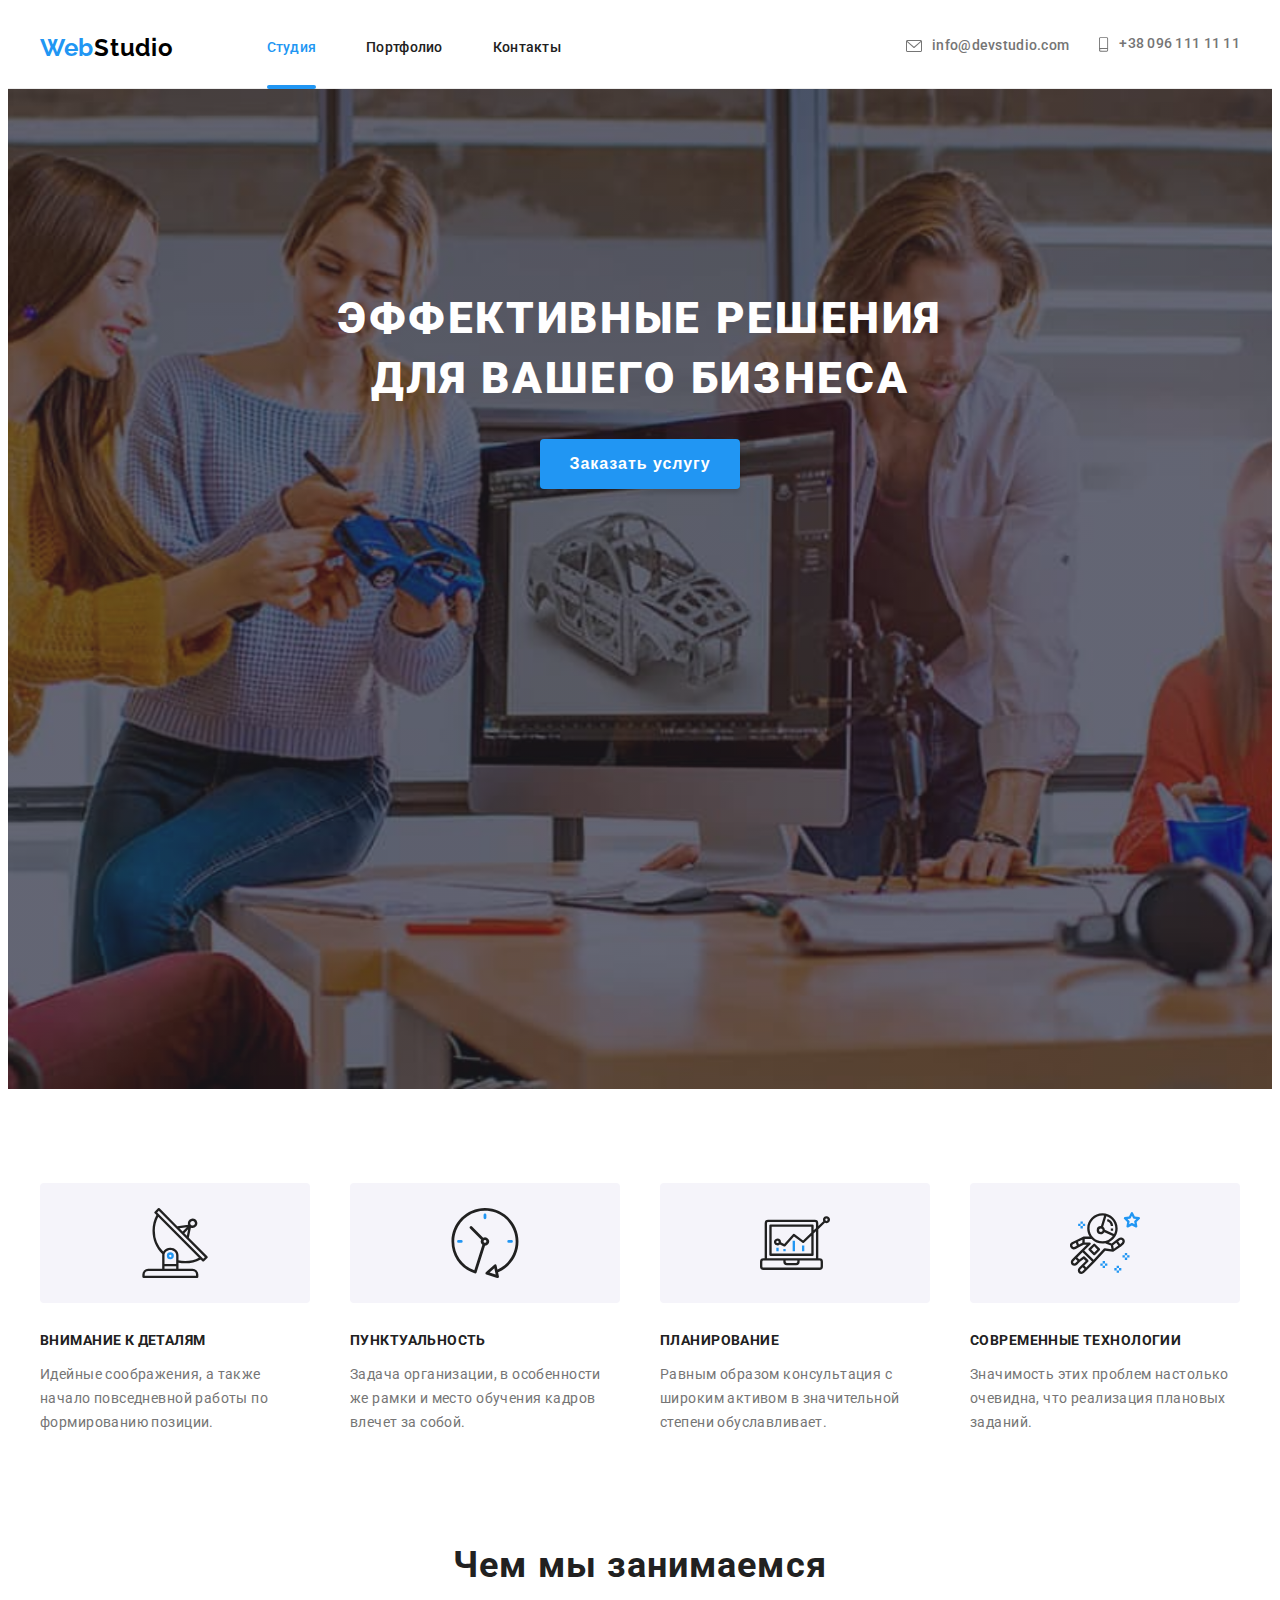
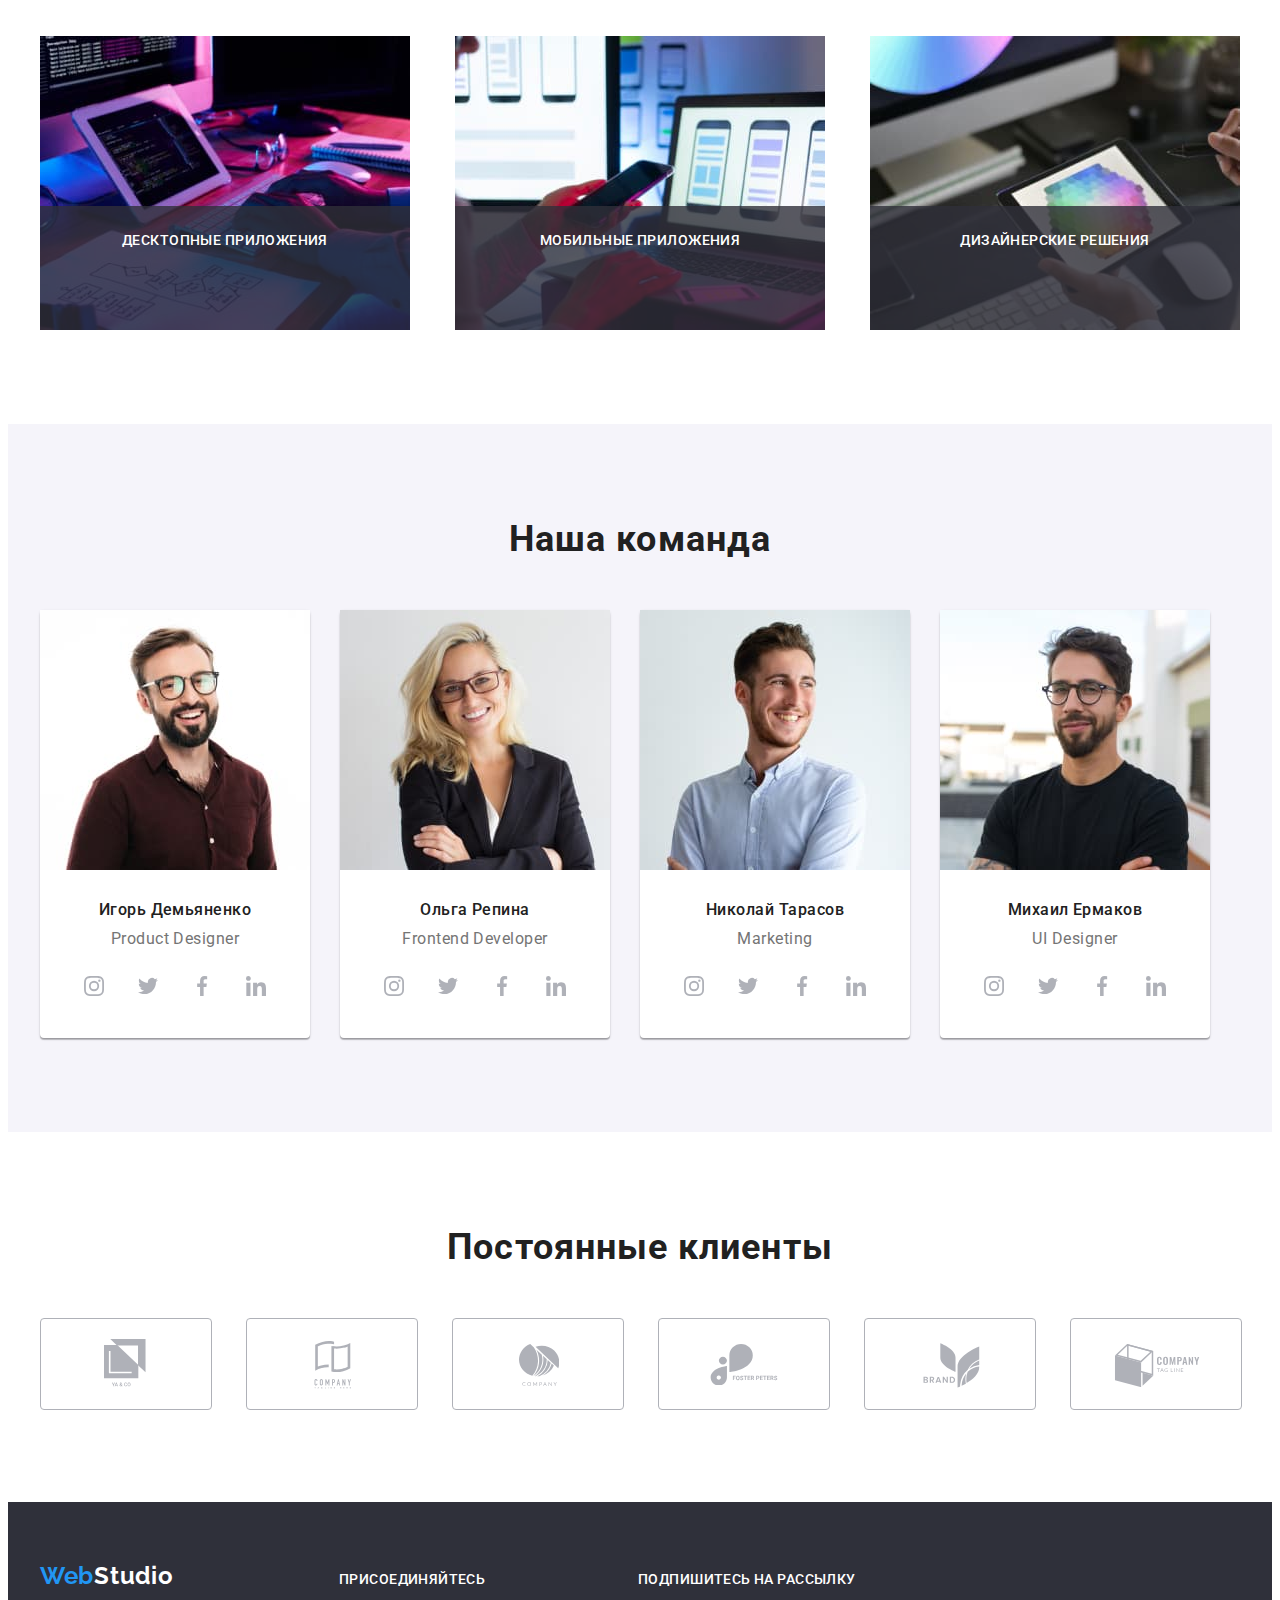
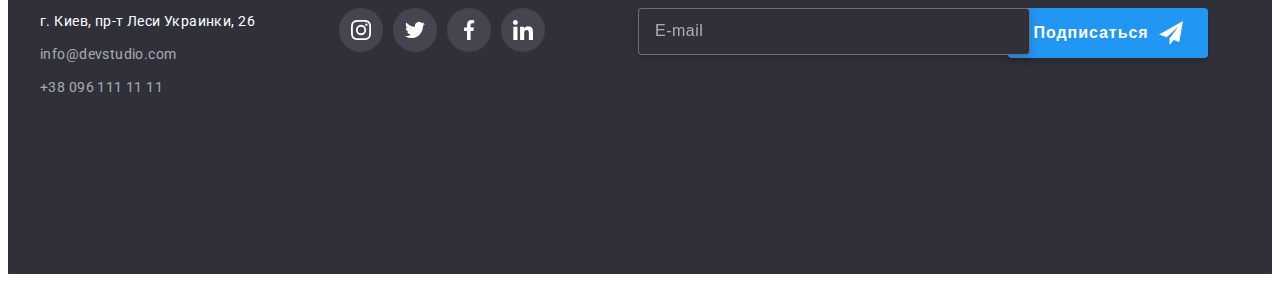
<file: index.html>
<!DOCTYPE html>
<html lang="ru">
<head>
    <meta charset="UTF-8">
    <meta name="viewport" content="width=device-width, initial-scale=1.0">
    <title>Студия</title>
    <link rel="stylesheet" href="https://cdnjs.cloudflare.com/ajax/libs/modern-normalize/1.0.0/modern-normalize.min.css"
        integrity="sha512-ISS7cAi1PEhQ8jnbJpJZMd29NlhNj4AWYyLOSp2CE/CsHxTCu+r+t0D2yoJudVrd0/8fTVPUVDzY5Tvli75u/g=="
        crossorigin="anonymous"/>
    <link rel="preconnect" href="https://fonts.gstatic.com">
    <link href="https://fonts.googleapis.com/css2?family=Raleway:wght@700&family=Roboto:wght@400;500;700;900&display=swap"
        rel="stylesheet">
   <link rel="stylesheet" href="./css/main.min.css">
</head>
<body>
    <header class="header">
        <div class="container header-main">
            <nav class="menu">
                <a href="javascript:void(0);" lang="en" class="logo logo-header"><span>Web</span>Studio</a>
                <button 
                class="menu-btn"
                type="button" 
                data-menu-button
                aria-expanded="true"
                aria-controls="menu-conteiner"
                >
                    <svg width="40px" height="40px" aria-label="Переключатель мобильного меню">
                        <use class="icon-mobile-close" href="./images/decoration/icons/symbol-defs.svg#icon-mobile-close"></use>
                        <use class="icon-mobile-menu" href="./images/decoration/icons/symbol-defs.svg#icon-mobile-menu"></use>
                    </svg>
                </button>
                <div class="menu-conteiner" id="menu-conteiner" data-menu>
                    <div class="menu-conteiner-box">
                        <!-- Навигация -->
                        <ul class="site-nav list-no-style">
                            <li class="site-nav-item">
                                <a href="./index.html" class="link link-visited">Студия</a>
                            </li>
                            <li class="site-nav-item"><a href="./portfolio.html" class="link">Портфолио</a></li>
                            <li class="site-nav-item"><a href="javascript:void(0);" class="link">Контакты</a></li>
                        </ul>
                        <!-- Контакты -->
                        <div class="menu-conteiner-contacts">
                            <ul class="contacts-nav list-no-style">
                                <li class="contacts-nav-mail">
                                    <a class="contacts-nav-paragraph contacts-nav-paragraph-mail" href="mailto:info@devstudio.com">
                                        <svg class="contacts-icon icon-envelope">
                                            <use href="./images/decoration/icons/symbol-defs.svg#icon-envelope"></use>
                                        </svg>info@devstudio.com
                                    </a>
                                </li>
                                <li class="contacts-nav-tel">
                                    <a class="contacts-nav-paragraph contacts-nav-paragraph-tel" href="tel:+380961111111">
                                        <svg class="contacts-icon icon-smartphone">
                                            <use href="./images/decoration/icons/symbol-defs.svg#icon-smartphone"></use>
                                        </svg>+38 096 111 11 11
                                    </a>
                                </li>
                            </ul>
                            <ul class="menu-conteiner-contacts-list list-no-style">
                                <li class="menu-conteiner-contacts-item"><a href="javascript:void(0);" class="menu-conteiner-contacts-site" aria-label="instagram">Instagram</a></li>
                                <li class="menu-conteiner-contacts-item"><a href="javascript:void(0);" class="menu-conteiner-contacts-site" aria-label="Twitter">Twitter</a></li>
                                <li class="menu-conteiner-contacts-item"><a href="javascript:void(0);" class="menu-conteiner-contacts-site" aria-label="Facebook">Facebook</a></li>
                                <li class="menu-conteiner-contacts-item"><a href="javascript:void(0);" class="menu-conteiner-contacts-site" aria-label="LinkedIn">LinkedIn</a></li>
                            </ul>
                        </div>
                    </div>
                </div>
            </nav>
        </div>
    </header>
    <main>
        <!-- Баннер -->
        <section class="banner">
            <div class="container">
                <div class="container-content">
                    <h1 class="banner-title">Эффективные решения для вашего бизнеса</h1>
                    <button type="button" class="banner-btn" data-modal-open>Заказать услугу</button>
                </div>
            </div>
        </section>
        <!-- Преимущества -->
        <section class="advantages">
            <div class="container">
                <h2 class="visually-hidden">Наши преимущества</h2>
                <ul class="advantages-list list-no-style">
                    <li class="advantages-list-item">
                        <div class="advantages-item-box">
                            <svg class="advantages-icons">
                                <use href="./images/decoration/icons/symbol-defs.svg#icon-antenna"></use>
                            </svg>
                        </div>
                        <h3 class="advantages-list-title">Внимание к деталям</h3>
                        <p class="advantages-list-text">Идейные соображения, а также начало повседневной работы по формированию позиции.</p>
                    </li>
                    <li class="advantages-list-item">
                        <div class="advantages-item-box">
                            <svg class="advantages-icons">
                                <use href="./images/decoration/icons/symbol-defs.svg#icon-clock"></use>
                            </svg>
                        </div>
                        <h3 class="advantages-list-title">Пунктуальность</h3>
                        <p class="advantages-list-text">Задача организации, в особенности же рамки и место обучения кадров влечет за собой.</p>
                    </li>
                    <li class="advantages-list-item">
                        <div class="advantages-item-box">
                            <svg class="advantages-icons">
                                <use href="./images/decoration/icons/symbol-defs.svg#icon-diagram"></use>
                            </svg>
                        </div>
                        <h3 class="advantages-list-title">Планирование</h3>
                        <p class="advantages-list-text">Равным образом консультация с широким активом в значительной степени обуславливает.</p>
                    </li>
                    <li class="advantages-list-item">
                        <div class="advantages-item-box">
                            <svg class="advantages-icons">
                                <use href="./images/decoration/icons/symbol-defs.svg#icon-astronaut"></use>
                            </svg>
                        </div>
                        <h3 class="advantages-list-title">Современные технологии</h3>
                        <p class="advantages-list-text">Значимость этих проблем настолько очевидна, что реализация плановых заданий.</p>
                    </li>
                </ul>
            </div>
        </section>
        <!-- Чем занимаемся -->
        <section class="lessons">
            <div class="container">   
                <h2 class="lessons-title">Чем мы занимаемся</h2>
                <ul class="lessons-items list-no-style">
                    <li class="lessons-items-box">
                        <img srcset="./images/img1.jpg 1x, ./images/img1@2x.jpg 2x"
                        src="./images/img1.jpg" 
                        alt="разработка сайтов" 
                        width="370" height="294">
                        <div class="lessons-items-subbox">
                            <p class="lessons-items-subbox-slogan">Десктопные приложения</p>
                        </div>
                    </li>
                    <li class="lessons-items-box">
                        <img srcset="./images/img2.jpg 1x, ./images/img2@2x.jpg 2x"
                        src="./images/img2.jpg" 
                        alt="разработка мобильных приложений" 
                        width="370" height="294">
                        <div class="lessons-items-subbox">
                            <p class="lessons-items-subbox-slogan">Мобильные приложения</p>
                        </div>
                    </li>
                    <li class="lessons-items-box">
                        <img srcset="./images/img3.jpg 1x, ./images/img3@2x.jpg 2x"
                        src="./images/img3.jpg" 
                        alt="разработка веб-дизайна" 
                        width="370" height="294">
                        <div class="lessons-items-subbox">
                            <p class="lessons-items-subbox-slogan">Дизайнерские решения</p>
                        </div>
                    </li>
                </ul>
            </div>
        </section>
        <!-- Наша команда -->
        <section class="comands">
            <div class="container" >
                <h2 class="comands-title">Наша команда</h2>
                <ul class="list-no-style comands-list">
                    <li class="comands-item">
                        
                        <picture>
                            <source srcset="./images/comands/mobile/mobile-igor.jpg 1x, ./images/comands/mobile/mobile-igor@2x.jpg 2x" media="(max-width: 767px)">
                            <source srcset="./images/comands/tablet/tablet-igor.jpg 1x, ./images/comands/tablet/tablet-igor@2x.jpg 2x" media="(max-width: 1199px)">
                            <source srcset="./images/comands/desktop/desktop-igor.jpg 1x, ./images/comands/desktop/desktop-igor@2x.jpg 2x" media="(min-width: 1200px)">
                            <img class="comands-image" src="./images/comands/tablet/tablet-igor.jpg" alt="Игорь Демьяненко">
                        </picture>
                        
                        <div class="comands-container">
                            <h3 class="comands-container-subtitle">Игорь Демьяненко</h3>
                            <p class="comands-container-text" lang="en">Product Designer</p>
                            <ul class="list-no-style social-networks">
                                <li class="social-networks-icon">
                                    <a class="social-networks-link" href="javascript:void(0);" aria-label="instagram">
                                        <svg class="icon-svg">
                                            <use href="./images/decoration/icons/symbol-defs.svg#icon-instagram"></use>
                                        </svg>
                                    </a>
                                </li>
                                <li class="social-networks-icon">
                                    <a class="social-networks-link" href="javascript:void(0);" aria-label="twitter">
                                        <svg class="icon-svg">
                                            <use href="./images/decoration/icons/symbol-defs.svg#icon-twitter"></use>
                                        </svg>
                                    </a>
                                </li>
                                <li class="social-networks-icon">
                                    <a class="social-networks-link" href="javascript:void(0);" aria-label="facebook">
                                        <svg class="icon-svg">
                                            <use href="./images/decoration/icons/symbol-defs.svg#icon-facebook"></use>
                                        </svg>
                                    </a>
                                </li>
                                <li class="social-networks-icon">
                                    <a class="social-networks-link" href="javascript:void(0);" aria-label="linkedin">
                                        <svg class="icon-svg">
                                            <use href="./images/decoration/icons/symbol-defs.svg#icon-linkedin"></use>
                                        </svg>
                                    </a>
                                </li>
                            </ul>
                        </div>
                    </li>
                    <li class="comands-item">

                        <picture>
                            <source srcset="./images/comands/mobile/mobile-olga.jpg 1x, ./images/comands/mobile/mobile-olga@2x.jpg 2x" media="(max-width: 767px)">
                            <source srcset="./images/comands/tablet/tablet-olga.jpg 1x, ./images/comands/tablet/tablet-olga@2x.jpg 2x" media="(max-width: 1199px)">
                            <source srcset="./images/comands/desktop/desktop-olga.jpg 1x, ./images/comands/desktop/desktop-olga@2x.jpg 2x" media="(min-width: 1200px)">
                            <img class="comands-image" src="./images/comands/tablet/tablet-olga.jpg" alt="Ольга Репина">
                        </picture>

                        <div class="comands-container">
                            <h3 class="comands-container-subtitle">Ольга Репина</h3>
                            <p class="comands-container-text" lang="en">Frontend Developer</p>
                            <ul class="list-no-style social-networks">
                                <li class="social-networks-icon">
                                    <a class="social-networks-link" href="javascript:void(0);">
                                        <svg class="icon-svg">
                                            <use href="./images/decoration/icons/symbol-defs.svg#icon-instagram"></use>
                                        </svg>
                                    </a>
                                </li>
                                <li class="social-networks-icon">
                                    <a class="social-networks-link" href="javascript:void(0);">
                                        <svg class="icon-svg">
                                            <use href="./images/decoration/icons/symbol-defs.svg#icon-twitter"></use>
                                        </svg>
                                    </a>
                                </li>
                                <li class="social-networks-icon">
                                    <a class="social-networks-link" href="javascript:void(0);">
                                        <svg class="icon-svg">
                                            <use href="./images/decoration/icons/symbol-defs.svg#icon-facebook"></use>
                                        </svg>
                                    </a>
                                </li>
                                <li class="social-networks-icon">
                                    <a class="social-networks-link" href="javascript:void(0);">
                                        <svg class="icon-svg">
                                            <use href="./images/decoration/icons/symbol-defs.svg#icon-linkedin"></use>
                                        </svg>
                                    </a>
                                </li>
                            </ul>
                        </div>
                    </li>
                    <li class="comands-item">

                        <picture>
                            <source srcset="./images/comands/mobile/mobile-nikola.jpg 1x, ./images/comands/mobile/mobile-nikola@2x.jpg 2x" media="(max-width: 767px)">
                            <source srcset="./images/comands/tablet/tablet-nikola.jpg 1x, ./images/comands/tablet/tablet-nikola@2x.jpg 2x" media="(max-width: 1199px)">
                            <source srcset="./images/comands/desktop/desktop-nikola.jpg 1x, ./images/comands/desktop/desktop-nikola@2x.jpg 2x" media="(min-width: 1200px)">
                            <img class="comands-image" src="./images/comands/tablet/tablet-nikola.jpg" alt="Николай Тарасов">
                        </picture>
                        
                        <div class="comands-container">
                            <h3 class="comands-container-subtitle">Николай Тарасов</h3>
                            <p class="comands-container-text" lang="en">Marketing</p>
                            <ul class="list-no-style social-networks">
                                <li class="social-networks-icon">
                                    <a class="social-networks-link" href="javascript:void(0);">
                                        <svg class="icon-svg">
                                            <use href="./images/decoration/icons/symbol-defs.svg#icon-instagram"></use>
                                        </svg>
                                    </a>
                                </li>
                                <li class="social-networks-icon">
                                    <a class="social-networks-link" href="javascript:void(0);">
                                        <svg class="icon-svg">
                                            <use href="./images/decoration/icons/symbol-defs.svg#icon-twitter"></use>
                                        </svg>
                                    </a>
                                </li>
                                <li class="social-networks-icon">
                                    <a class="social-networks-link" href="javascript:void(0);">
                                        <svg class="icon-svg">
                                            <use href="./images/decoration/icons/symbol-defs.svg#icon-facebook"></use>
                                        </svg>
                                    </a>
                                </li>
                                <li class="social-networks-icon">
                                    <a class="social-networks-link" href="javascript:void(0);">
                                        <svg class="icon-svg">
                                            <use href="./images/decoration/icons/symbol-defs.svg#icon-linkedin"></use>
                                        </svg>
                                    </a>
                                </li>
                            </ul>
                        </div>
                    </li>
                    <li class="comands-item">

                        <picture>
                            <source srcset="./images/comands/mobile/mobile-miha.jpg 1x, ./images/comands/mobile/mobile-miha@2x.jpg 2x" media="(max-width: 767px)">
                            <source srcset="./images/comands/tablet/tablet-miha.jpg 1x, ./images/comands/tablet/tablet-miha@2x.jpg 2x" media="(max-width: 1199px)">
                            <source srcset="./images/comands/desktop/desktop-miha.jpg 1x, ./images/comands/desktop/desktop-miha@2x.jpg 2x" media="(min-width: 1200px)">
                            <img class="comands-image" src="./images/comands/tablet/tablet-miha.jpg" alt="Михаил Ермаков">
                        </picture>

                        <div class="comands-container">
                            <h3 class="comands-container-subtitle">Михаил Ермаков</h3>
                            <p class="comands-container-text" lang="en">UI Designer</p>
                            <ul class="list-no-style social-networks">
                                <li class="social-networks-icon">
                                    <a class="social-networks-link" href="javascript:void(0);">
                                        <svg class="icon-svg">
                                            <use href="./images/decoration/icons/symbol-defs.svg#icon-instagram"></use>
                                        </svg>
                                    </a>
                                </li>
                                <li class="social-networks-icon">
                                    <a class="social-networks-link" href="javascript:void(0);">
                                        <svg class="icon-svg">
                                            <use href="./images/decoration/icons/symbol-defs.svg#icon-twitter"></use>
                                        </svg>
                                    </a>
                                </li>
                                <li class="social-networks-icon">
                                    <a class="social-networks-link" href="javascript:void(0);">
                                        <svg class="icon-svg">
                                            <use href="./images/decoration/icons/symbol-defs.svg#icon-facebook"></use>
                                        </svg>
                                    </a>
                                </li>
                                <li class="social-networks-icon">
                                    <a class="social-networks-link" href="javascript:void(0);">
                                        <svg class="icon-svg">
                                            <use href="./images/decoration/icons/symbol-defs.svg#icon-linkedin"></use>
                                        </svg>
                                    </a>
                                </li>
                            </ul>
                        </div>
                    </li>
                </ul>
            </div>
        </section>
        <section class="clients">
            <div class="container">
                <h2 class="clients-title">Постоянные клиенты</h2>
                <ul class="list-no-style clients-list">
                    <li class="clients-box">
                        <a href="javascript:void(0);" class="clients-icon">
                            <svg class="clients-icon-svg" width="45" height="50">
                                <use href="./images/decoration/icons/symbol-defs.svg#icon-logo-1"></use>
                            </svg>
                        </a>
                    </li>
                    <li class="clients-box">
                        <a href="javascript:void(0);" class="clients-icon">
                            <svg class="clients-icon-svg" width="40" height="52">
                                <use href="./images/decoration/icons/symbol-defs.svg#icon-logo-2"></use>
                            </svg>
                        </a>
                    </li>
                    <li class="clients-box">
                        <a href="javascript:void(0);" class="clients-icon">
                            <svg class="clients-icon-svg" width="41" height="43">
                                <use href="./images/decoration/icons/symbol-defs.svg#icon-logo-3"></use>
                            </svg>
                        </a>
                    </li>
                    <li class="clients-box">
                        <a href="javascript:void(0);" class="clients-icon">
                            <svg class="clients-icon-svg" width="80" height="42">
                                <use href="./images/decoration/icons/symbol-defs.svg#icon-logo-4"></use>
                            </svg>
                        </a>
                    </li>
                    <li class="clients-box">
                        <a href="javascript:void(0);" class="clients-icon">
                            <svg class="clients-icon-svg" width="59" height="47">
                                <use href="./images/decoration/icons/symbol-defs.svg#icon-logo-5"></use>
                            </svg>
                        </a>
                    </li>
                    <li class="clients-box">
                        <a href="javascript:void(0);" class="clients-icon">
                            <svg class="clients-icon-svg" width="88" height="45">
                                <use href="./images/decoration/icons/symbol-defs.svg#icon-logo-6"></use>
                            </svg>
                        </a>
                    </li>
                </ul>
            </div>
        </section>
    </main>
    <footer class="footer">
        <div class="container footer-box">
            <div class="footer-box-contacts">
                <a href="javascript:void(0);" lang="en" class="logo logo-white"><span>Web</span>Studio</a>
                <!-- контакты -->
                <address class="address">г. Киев, пр-т Леси Украинки, 26</address>
                <ul class="list-no-style">
                    <li><a class="footer-box-contacts-links" href="mailto:info@devstudio.com">info@devstudio.com</a></li>
                    <li><a class="footer-box-contacts-links" href="tel:+380961111111">+38 096 111 11 11</a></li>
                </ul>
            </div>
            <div class="footer-links">
                <p class="footer-links-title">присоединяйтесь</p>
                <ul class="list-no-style social-networks">
                    <li class="social-networks-icon">
                        <a href="javascript:void(0);" class="social-networks-gray social-networks-link" aria-label="instagram">
                            <svg class="icon-svg">
                                <use href="./images/decoration/icons/symbol-defs.svg#icon-instagram"></use>
                            </svg>
                        </a>
                    </li>
                    <li class="social-networks-icon">
                        <a href="javascript:void(0);" class="social-networks-gray social-networks-link" aria-label="twitter">
                            <svg class="icon-svg">
                                <use href="./images/decoration/icons/symbol-defs.svg#icon-twitter"></use>
                            </svg>
                        </a>
                    </li>
                    <li class="social-networks-icon">
                        <a href="javascript:void(0);" class="social-networks-gray social-networks-link" aria-label="facebook">
                            <svg class="icon-svg">
                                <use href="./images/decoration/icons/symbol-defs.svg#icon-facebook"></use>
                            </svg>
                        </a>
                    </li>
                    <li class="social-networks-icon">
                        <a href="javascript:void(0);" class="social-networks-gray social-networks-link" aria-label="linkedin">
                            <svg class="icon-svg">
                                <use href="./images/decoration/icons/symbol-defs.svg#icon-linkedin"></use>
                            </svg>
                        </a>
                    </li>
                </ul>
            </div>
            <div class="footer-form">
                <p class="footer-form-title">Подпишитесь на рассылку</p>
                <form class="footer-form-box" action="#" method="POST">
                    <label class="footer-form-label">
                        <input class="footer-form-input" type="email" name="user-email" placeholder="E-mail" required>
                    </label>
                    <button type="submit" class="footer-btn">
                        <span>Подписаться</span>
                        <svg class="footer-btn-icon" width="24" height="24">
                            <use href="./images/decoration/icons/symbol-defs.svg#icon-subscription"></use>
                        </svg>
                    </button>
                </form>
            </div>
        </div>
    </footer>
    <div class="backdrop is-hidden" data-modal>
        <div class="modal">
            <h2 class="modal-caption">Оставьте свои данные, мы вам перезвоним</h2>
            <form class="js-speaker-form modal-form" autocomplete="off" action="#" method="POST">
                <label class="modal-form-label">
                    <span class="modal-form-label-text">Имя</span> 
                    <input type="text" name="user-name" class="modal-form-input" placeholder=" " required>
                    <svg class="modal-input-box-icon" width="18px" height="18px">
                        <use href="./images/decoration/icons/symbol-defs.svg#icon-person"></use>
                    </svg>
                </label>
                
                <label class="modal-form-label">
                        <span class="modal-form-label-text">Телефон</span> 
                        <input type="tel" name="user-tel" class="modal-form-input" placeholder=" " required>
                        <svg class="modal-input-box-icon" width="18px" height="18px">
                            <use href="./images/decoration/icons/symbol-defs.svg#icon-phone"></use>
                        </svg>  
                </label>

                <label class="modal-form-label">
                    <span class="modal-form-label-text">Почта</span> 
                        <input type="email" name="user-email" class="modal-form-input" placeholder=" " required>
                        <svg class="modal-input-box-icon" width="18px" height="18px">
                            <use href="./images/decoration/icons/symbol-defs.svg#icon-email"></use>
                        </svg>
                </label>

                <label for="Comment" class="modal-form-label modal-form-label-comment">
                        <span class="modal-form-label-text">Комментарий</span> 
                        <textarea name="Comment" id="Comment" rows="8" placeholder="Введите текст" class="modal-form-comment"></textarea>
                </label>

                <label class="modal-conditions">
                    <input type="checkbox" name="conditions"  value="accept" required class="modal-conditions-input">
                    <span class="conditions-icon-check"></span>
                        <span>Соглашаюсь с рассылкой и принимаю
                    <a href="javascript:void(0);" class="modal-conditions-link">Условия договора</a></span>
                </label>

                <button type="submit" class="modal-form-btn">Отправить</button>
            </form>
            <button type="button" data-modal-close class="modal-btn-close">
                <svg width="30" height="30" class="icon-close" aria-label="close">
                    <use href="./images/decoration/icons/symbol-defs.svg#icon-close"></use>
                </svg>
            </button>
        </div>
    </div>
    <script src="./js/modal.js"></script>
    <script src="./js/mobile-menu.js"></script>
</body>
</html>
</file>
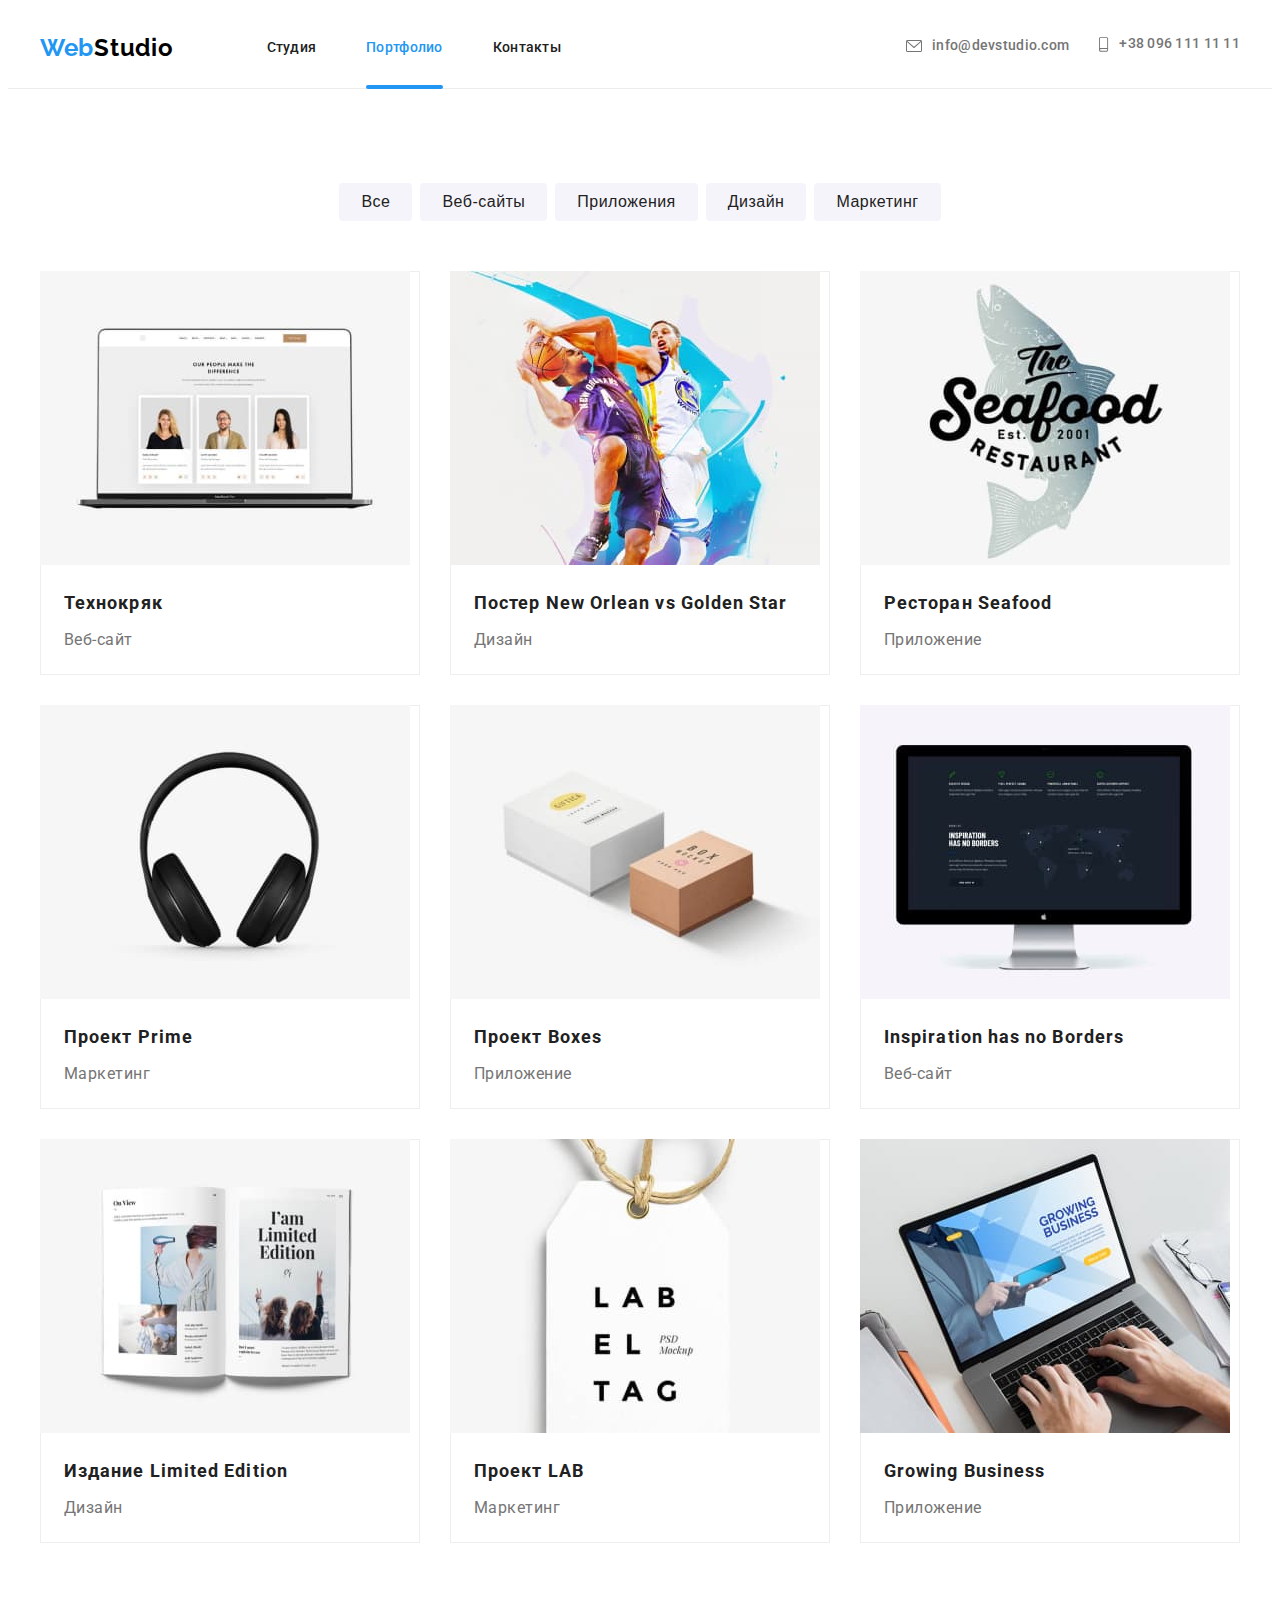
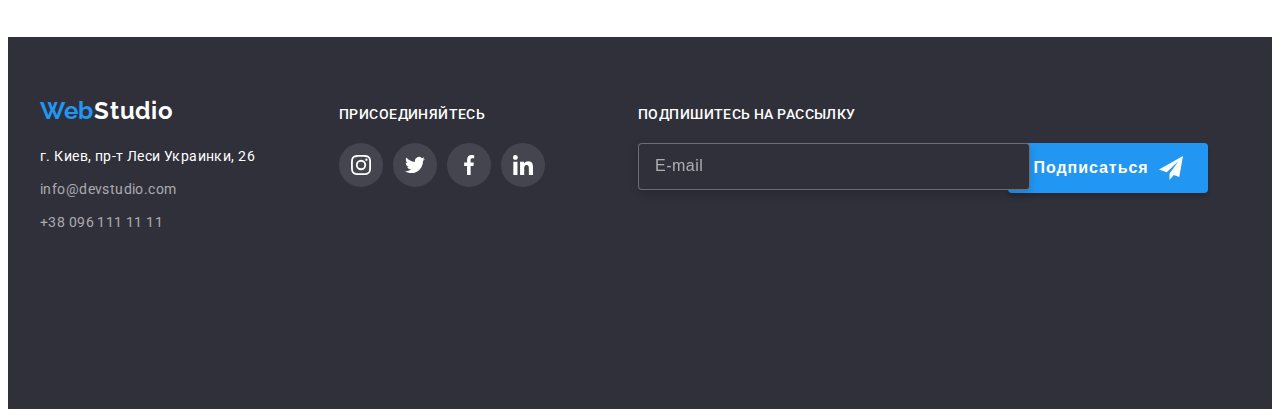
<file: portfolio.html>
<!DOCTYPE html>
<html lang="ru">

<head>
    <meta charset="UTF-8">
    <meta name="viewport" content="width=device-width, initial-scale=1.0">
    <title>Студия</title>
    <link rel="stylesheet" href="https://cdnjs.cloudflare.com/ajax/libs/modern-normalize/1.0.0/modern-normalize.min.css"
        integrity="sha512-ISS7cAi1PEhQ8jnbJpJZMd29NlhNj4AWYyLOSp2CE/CsHxTCu+r+t0D2yoJudVrd0/8fTVPUVDzY5Tvli75u/g=="
        crossorigin="anonymous" />
    <link rel="preconnect" href="https://fonts.gstatic.com">
    <link href="https://fonts.googleapis.com/css2?family=Raleway:wght@700&family=Roboto:wght@400;500;700;900&display=swap"
        rel="stylesheet">
    <link rel="stylesheet" href="./css/main.min.css">
</head>

<body>
<header class="header">
    <div class="container header-main">
        <nav class="menu">
            <a href="javascript:void(0);" lang="en" class="logo logo-header"><span>Web</span>Studio</a>
            <button class="menu-btn" type="button" data-menu-button aria-expanded="true" aria-controls="menu-conteiner">
                <svg width="40px" height="40px" aria-label="Переключатель мобильного меню">
                    <use class="icon-mobile-close" href="./images/decoration/icons/symbol-defs.svg#icon-mobile-close"></use>
                    <use class="icon-mobile-menu" href="./images/decoration/icons/symbol-defs.svg#icon-mobile-menu"></use>
                </svg>
            </button>
            <div class="menu-conteiner" id="menu-conteiner" data-menu>
                <div class="menu-conteiner-box">
                    <!-- Навигация -->
                    <ul class="site-nav list-no-style">
                        <li class="site-nav-item">
                            <a href="./index.html" class="link">Студия</a>
                        </li>
                        <li class="site-nav-item"><a href="./portfolio.html" class="link link-visited">Портфолио</a></li>
                        <li class="site-nav-item"><a href="javascript:void(0);" class="link">Контакты</a></li>
                    </ul>
                    <!-- Контакты -->
                    <div class="menu-conteiner-contacts">
                        <ul class="contacts-nav list-no-style">
                            <li class="contacts-nav-mail">
                                <a class="contacts-nav-paragraph contacts-nav-paragraph-mail" href="mailto:info@devstudio.com">
                                    <svg class="contacts-icon icon-envelope">
                                        <use href="./images/decoration/icons/symbol-defs.svg#icon-envelope"></use>
                                    </svg>info@devstudio.com
                                </a>
                            </li>
                            <li class="contacts-nav-tel">
                                <a class="contacts-nav-paragraph contacts-nav-paragraph-tel" href="tel:+380961111111">
                                    <svg class="contacts-icon icon-smartphone">
                                        <use href="./images/decoration/icons/symbol-defs.svg#icon-smartphone"></use>
                                    </svg>+38 096 111 11 11
                                </a>
                            </li>
                        </ul>
                        <ul class="menu-conteiner-contacts-list list-no-style">
                            <li class="menu-conteiner-contacts-item"><a href="javascript:void(0);" class="menu-conteiner-contacts-site"
                                    aria-label="instagram">Instagram</a></li>
                            <li class="menu-conteiner-contacts-item"><a href="javascript:void(0);" class="menu-conteiner-contacts-site"
                                    aria-label="Twitter">Twitter</a></li>
                            <li class="menu-conteiner-contacts-item"><a href="javascript:void(0);" class="menu-conteiner-contacts-site"
                                    aria-label="Facebook">Facebook</a></li>
                            <li class="menu-conteiner-contacts-item"><a href="javascript:void(0);" class="menu-conteiner-contacts-site"
                                    aria-label="LinkedIn">LinkedIn</a></li>
                        </ul>
                    </div>
                </div>
            </div>
        </nav>
    </div>
</header>
    <main>
        <section class="portfolio">
            <div class="container">
                <h1 hidden>Портфолио</h1>
                <ul class="list-no-style portfolio-items">
                    <li class="portfolio-items-button"><button type="button" class="portfolio-btn">Все</button></li>
                    <li class="portfolio-items-button"><button type="button" class="portfolio-btn">Веб-сайты</button></li>
                    <li class="portfolio-items-button"><button type="button" class="portfolio-btn">Приложения</button></li>
                    <li class="portfolio-items-button"><button type="button" class="portfolio-btn">Дизайн</button></li>
                    <li class="portfolio-items-button"><button type="button" class="portfolio-btn">Маркетинг</button></li>
                </ul>
                <ul class="list-no-style portfolio-box">
                    <li class="portfolio-list">
                        <a href="javascript:void(0);" class="portfolio-list-link">
                            <div class="portfolio-list-link-hover">

                                <picture>
                                    <source srcset="./images/portfolio/mobile/mobile-portfolio-1.jpg 1x, ./images/portfolio/mobile/mobile-portfolio-1@2x.jpg 2x" media="(max-width: 767px)">
                                    <source srcset="./images/portfolio/tablet/tablet-portfolio-1.jpg 1x, ./images/portfolio/tablet/tablet-portfolio-1@2x.jpg 2x" media="(max-width: 1199px)">
                                    <source srcset="./images/portfolio/desktop/desktop-portfolio-1.jpg 1x, ./images/portfolio/desktop/desktop-portfolio-1@2x.jpg 2x" media="(min-width: 1200px)">
                                    <img src="./images/portfolio/tablet/tablet-portfolio-1.jpg" alt="Технокряк">
                                </picture>
                               
                                <div class="portfolio-box-description">
                                   <p class="portfolio-box-description-text">Технокряк это современная площадка распространения коронавируса. Компании используют эту платформу для цифрового шпионажа и атак на
                                защищённые сервера конкурентов.</p> 
                                </div>
                            </div>
                            <div class="portfolio-box-aside">
                                <h2 class="portfolio-box-aside-title">Технокряк</h2>
                                <p class="portfolio-box-aside-text">Веб-сайт</p>
                            </div>
                        </a>
                    </li>
                    <li class="portfolio-list">
                        <a href="javascript:void(0);" class="portfolio-list-link">
                            <div class="portfolio-list-link-hover">

                                <picture>
                                    <source srcset="./images/portfolio/mobile/mobile-portfolio-2.jpg 1x, ./images/portfolio/mobile/mobile-portfolio-2@2x.jpg 2x"
                                        media="(max-width: 767px)">
                                    <source srcset="./images/portfolio/tablet/tablet-portfolio-2.jpg 1x, ./images/portfolio/tablet/tablet-portfolio-2@2x.jpg 2x"
                                        media="(max-width: 1199px)">
                                    <source srcset="./images/portfolio/desktop/desktop-portfolio-2.jpg 1x, ./images/portfolio/desktop/desktop-portfolio-2@2x.jpg 2x"
                                        media="(min-width: 1200px)">
                                    <img src="./images/portfolio/tablet/tablet-portfolio-2.jpg" alt="Постер New Orlean vs Golden Star">
                                </picture>
                                
                                <div class="portfolio-box-description">
                                    <p class="portfolio-box-description-text">Технокряк это современная площадка распространения коронавируса. Компании используют эту платформу для цифрового шпионажа и атак на
                                        защищённые сервера конкурентов.</p>
                                </div>
                            </div>
                            <div class="portfolio-box-aside">
                                <h2 class="portfolio-box-aside-title">Постер New Orlean vs Golden Star</h2>
                                <p class="portfolio-box-aside-text">Дизайн</p>
                            </div>
                        </a>
                    </li>
                    <li class="portfolio-list">
                        <a href="javascript:void(0);" class="portfolio-list-link">
                            <div class="portfolio-list-link-hover">

                                <picture>
                                    <source srcset="./images/portfolio/mobile/mobile-portfolio-3.jpg 1x, ./images/portfolio/mobile/mobile-portfolio-3@2x.jpg 2x"
                                        media="(max-width: 767px)">
                                    <source srcset="./images/portfolio/tablet/tablet-portfolio-3.jpg 1x, ./images/portfolio/tablet/tablet-portfolio-3@2x.jpg 2x"
                                        media="(max-width: 1199px)">
                                    <source srcset="./images/portfolio/desktop/desktop-portfolio-3.jpg 1x, ./images/portfolio/desktop/desktop-portfolio-3@2x.jpg 2x"
                                        media="(min-width: 1200px)">
                                    <img src="./images/portfolio/tablet/tablet-portfolio-3.jpg" alt="Ресторан Seafood">
                                </picture>

                                <div class="portfolio-box-description">
                                    <p class="portfolio-box-description-text">Технокряк это современная площадка распространения коронавируса. Компании используют эту платформу для цифрового шпионажа и атак на
                                        защищённые сервера конкурентов.</p>
                                </div>
                            </div>
                            <div class="portfolio-box-aside">
                                <h2 class="portfolio-box-aside-title">Ресторан Seafood</h2>
                                <p class="portfolio-box-aside-text">Приложение</p>
                            </div>
                        </a>
                    </li>
                    <li class="portfolio-list">
                        <a href="javascript:void(0);" class="portfolio-list-link">
                            <div class="portfolio-list-link-hover">

                                <picture>
                                    <source srcset="./images/portfolio/mobile/mobile-portfolio-4.jpg 1x, ./images/portfolio/mobile/mobile-portfolio-4@2x.jpg 2x"
                                        media="(max-width: 767px)">
                                    <source srcset="./images/portfolio/tablet/tablet-portfolio-4.jpg 1x, ./images/portfolio/tablet/tablet-portfolio-4@2x.jpg 2x"
                                        media="(max-width: 1199px)">
                                    <source srcset="./images/portfolio/desktop/desktop-portfolio-4.jpg 1x, ./images/portfolio/desktop/desktop-portfolio-4@2x.jpg 2x"
                                        media="(min-width: 1200px)">
                                    <img src="./images/portfolio/tablet/tablet-portfolio-4.jpg" alt="Проект Prime">
                                </picture>
                                
                                <div class="portfolio-box-description">
                                    <p class="portfolio-box-description-text">Технокряк это современная площадка распространения коронавируса. Компании используют эту платформу для цифрового шпионажа и атак на
                                        защищённые сервера конкурентов.</p>
                                </div>
                            </div>
                            <div class="portfolio-box-aside">
                                <h2 class="portfolio-box-aside-title">Проект Prime</h2>
                                <p class="portfolio-box-aside-text">Маркетинг</p>
                            </div>
                        </a>
                    </li>
                    <li class="portfolio-list">
                        <a href="javascript:void(0);" class="portfolio-list-link">
                            <div class="portfolio-list-link-hover">

                                <picture>
                                    <source srcset="./images/portfolio/mobile/mobile-portfolio-5.jpg 1x, ./images/portfolio/mobile/mobile-portfolio-5@2x.jpg 2x"
                                        media="(max-width: 767px)">
                                    <source srcset="./images/portfolio/tablet/tablet-portfolio-5.jpg 1x, ./images/portfolio/tablet/tablet-portfolio-5@2x.jpg 2x"
                                        media="(max-width: 1199px)">
                                    <source srcset="./images/portfolio/desktop/desktop-portfolio-5.jpg 1x, ./images/portfolio/desktop/desktop-portfolio-5@2x.jpg 2x"
                                        media="(min-width: 1200px)">
                                    <img src="./images/portfolio/tablet/tablet-portfolio-5.jpg" alt="Проект Boxes">
                                </picture>
                               
                                <div class="portfolio-box-description">
                                    <p class="portfolio-box-description-text">Технокряк это современная площадка распространения коронавируса. Компании используют эту платформу для цифрового шпионажа и атак на
                                        защищённые сервера конкурентов.</p>
                                </div>
                            </div>
                            <div class="portfolio-box-aside">
                                <h2 class="portfolio-box-aside-title">Проект Boxes</h2>
                                <p class="portfolio-box-aside-text">Приложение</p>
                            </div>
                        </a>
                    </li>
                    <li class="portfolio-list">
                        <a href="javascript:void(0);" class="portfolio-list-link">
                            <div class="portfolio-list-link-hover">
                                <picture>
                                    <source srcset="./images/portfolio/mobile/mobile-portfolio-6.jpg 1x, ./images/portfolio/mobile/mobile-portfolio-6@2x.jpg 2x"
                                        media="(max-width: 767px)">
                                    <source srcset="./images/portfolio/tablet/tablet-portfolio-6.jpg 1x, ./images/portfolio/tablet/tablet-portfolio-6@2x.jpg 2x"
                                        media="(max-width: 1199px)">
                                    <source srcset="./images/portfolio/desktop/desktop-portfolio-6.jpg 1x, ./images/portfolio/desktop/desktop-portfolio-6@2x.jpg 2x"
                                        media="(min-width: 1200px)">
                                    <img src="./images/portfolio/tablet/tablet-portfolio-6.jpg" alt="Inspiration has no Borders">
                                </picture>
                               
                                <div class="portfolio-box-description">
                                    <p class="portfolio-box-description-text">Технокряк это современная площадка распространения коронавируса. Компании используют эту платформу для цифрового шпионажа и атак на
                                        защищённые сервера конкурентов.</p>
                                </div>
                            </div>
                            <div class="portfolio-box-aside">
                                <h2 class="portfolio-box-aside-title">Inspiration has no Borders</h2>
                                <p class="portfolio-box-aside-text">Веб-сайт</p>
                            </div>
                        </a>
                    </li>
                    <li class="portfolio-list">
                        <a href="javascript:void(0);" class="portfolio-list-link">
                            <div class="portfolio-list-link-hover">

                                <picture>
                                    <source srcset="./images/portfolio/mobile/mobile-portfolio-7.jpg 1x, ./images/portfolio/mobile/mobile-portfolio-7@2x.jpg 2x"
                                        media="(max-width: 767px)">
                                    <source srcset="./images/portfolio/tablet/tablet-portfolio-7.jpg 1x, ./images/portfolio/tablet/tablet-portfolio-7@2x.jpg 2x"
                                        media="(max-width: 1199px)">
                                    <source srcset="./images/portfolio/desktop/desktop-portfolio-7.jpg 1x, ./images/portfolio/desktop/desktop-portfolio-7@2x.jpg 2x"
                                        media="(min-width: 1200px)">
                                    <img src="./images/portfolio/tablet/tablet-portfolio-7.jpg" alt="Издание Limited Edition">
                                </picture>
                                
                                <div class="portfolio-box-description">
                                    <p class="portfolio-box-description-text">Технокряк это современная площадка распространения коронавируса. Компании используют эту платформу для цифрового шпионажа и атак на
                                        защищённые сервера конкурентов.</p>
                                </div>
                            </div>
                            <div class="portfolio-box-aside">
                                <h2 class="portfolio-box-aside-title">Издание Limited Edition</h2>
                                <p class="portfolio-box-aside-text">Дизайн</p>
                            </div>
                        </a>
                    </li>
                    <li class="portfolio-list">
                        <a href="javascript:void(0);" class="portfolio-list-link">
                            <div class="portfolio-list-link-hover">

                                <picture>
                                    <source srcset="./images/portfolio/mobile/mobile-portfolio-8.jpg 1x, ./images/portfolio/mobile/mobile-portfolio-8@2x.jpg 2x"
                                        media="(max-width: 767px)">
                                    <source srcset="./images/portfolio/tablet/tablet-portfolio-8.jpg 1x, ./images/portfolio/tablet/tablet-portfolio-8@2x.jpg 2x"
                                        media="(max-width: 1199px)">
                                    <source srcset="./images/portfolio/desktop/desktop-portfolio-8.jpg 1x, ./images/portfolio/desktop/desktop-portfolio-8@2x.jpg 2x"
                                        media="(min-width: 1200px)">
                                    <img src="./images/portfolio/tablet/tablet-portfolio-8.jpg" alt="Проект LAB">
                                </picture>
                               
                                <div class="portfolio-box-description">
                                    <p class="portfolio-box-description-text">Технокряк это современная площадка распространения коронавируса. Компании используют эту платформу для цифрового шпионажа и атак на
                                        защищённые сервера конкурентов.</p>
                                </div>
                            </div>
                            <div class="portfolio-box-aside">
                                <h2 class="portfolio-box-aside-title">Проект LAB</h2>
                                <p class="portfolio-box-aside-text">Маркетинг</p>
                            </div>
                        </a>
                    </li>
                    <li class="portfolio-list">
                        <a href="javascript:void(0);" class="portfolio-list-link">
                            <div class="portfolio-list-link-hover">

                                <picture>
                                    <source srcset="./images/portfolio/mobile/mobile-portfolio-9.jpg 1x, ./images/portfolio/mobile/mobile-portfolio-9@2x.jpg 2x"
                                        media="(max-width: 767px)">
                                    <source srcset="./images/portfolio/tablet/tablet-portfolio-9.jpg 1x, ./images/portfolio/tablet/tablet-portfolio-9@2x.jpg 2x"
                                        media="(max-width: 1199px)">
                                    <source srcset="./images/portfolio/desktop/desktop-portfolio-9.jpg 1x, ./images/portfolio/desktop/desktop-portfolio-9@2x.jpg 2x"
                                        media="(min-width: 1200px)">
                                    <img src="./images/portfolio/tablet/tablet-portfolio-9.jpg" alt="Growing Business">
                                </picture>
                                
                                <div class="portfolio-box-description">
                                    <p class="portfolio-box-description-text">Технокряк это современная площадка распространения коронавируса. Компании используют эту платформу для цифрового шпионажа и атак на
                                        защищённые сервера конкурентов.</p>
                                </div>
                            </div>
                            <div class="portfolio-box-aside">
                                <h2 class="portfolio-box-aside-title">Growing Business</h2>
                                <p class="portfolio-box-aside-text">Приложение</p>
                            </div>
                        </a>
                    </li>
                </ul>
            </div>
        </section>
    </main>
<footer class="footer">
    <div class="container footer-box">
        <div class="footer-box-contacts">
            <a href="javascript:void(0);" lang="en" class="logo logo-white"><span>Web</span>Studio</a>
            <!-- контакты -->
            <address class="address">г. Киев, пр-т Леси Украинки, 26</address>
            <ul class="list-no-style">
                <li><a class="footer-box-contacts-links" href="mailto:info@devstudio.com">info@devstudio.com</a></li>
                <li><a class="footer-box-contacts-links" href="tel:+380961111111">+38 096 111 11 11</a></li>
            </ul>
        </div>
        <div class="footer-links">
            <p class="footer-links-title">присоединяйтесь</p>
            <ul class="list-no-style social-networks">
                <li class="social-networks-icon">
                    <a href="javascript:void(0);" class="social-networks-gray social-networks-link" aria-label="instagram">
                        <svg class="icon-svg">
                            <use href="./images/decoration/icons/symbol-defs.svg#icon-instagram"></use>
                        </svg>
                    </a>
                </li>
                <li class="social-networks-icon">
                    <a href="javascript:void(0);" class="social-networks-gray social-networks-link" aria-label="twitter">
                        <svg class="icon-svg">
                            <use href="./images/decoration/icons/symbol-defs.svg#icon-twitter"></use>
                        </svg>
                    </a>
                </li>
                <li class="social-networks-icon">
                    <a href="javascript:void(0);" class="social-networks-gray social-networks-link" aria-label="facebook">
                        <svg class="icon-svg">
                            <use href="./images/decoration/icons/symbol-defs.svg#icon-facebook"></use>
                        </svg>
                    </a>
                </li>
                <li class="social-networks-icon">
                    <a href="javascript:void(0);" class="social-networks-gray social-networks-link" aria-label="linkedin">
                        <svg class="icon-svg">
                            <use href="./images/decoration/icons/symbol-defs.svg#icon-linkedin"></use>
                        </svg>
                    </a>
                </li>
            </ul>
        </div>
        <div class="footer-form">
            <p class="footer-form-title">Подпишитесь на рассылку</p>
            <form class="footer-form-box" action="#" method="POST">
                <label class="footer-form-label">
                    <input class="footer-form-input" type="email" name="user-email" placeholder="E-mail" required>
                </label>
                <button type="submit" class="footer-btn">
                    <span>Подписаться</span>
                    <svg class="footer-btn-icon" width="24" height="24">
                        <use href="./images/decoration/icons/symbol-defs.svg#icon-subscription"></use>
                    </svg>
                </button>
            </form>
        </div>
    </div>
</footer>
<script src="./js/mobile-menu.js"></script>
</body>

</html>
</file>
<file: css/main.min.css>
body{font-family:"Roboto",sans-serif;font-style:normal;font-weight:400;font-size:14px;line-height:1.71;letter-spacing:0.03em;color:#757575;background-color:#fff}body.modal-open{overflow:hidden}.list-no-style{list-style:none;margin:0;padding:0}a{text-decoration:none}.container{margin:0 auto;padding:0 15px}@media screen and (min-width: 480px){.container{width:480px}}@media screen and (min-width: 768px){.container{width:768px}}@media screen and (min-width: 1200px){.container{width:1200px}}img{display:block;max-width:100%;height:auto}.visually-hidden{position:absolute;width:1px;height:1px;margin:-1px;border:0;padding:0;clip:rect(0 0 0 0);overflow:hidden}.portfolio{padding:60px 0}@media screen and (min-width: 1200px){.portfolio{padding:94px 0}}@media screen and (min-width: 768px){.portfolio-box{display:-webkit-box;display:-ms-flexbox;display:flex;-ms-flex-wrap:wrap;flex-wrap:wrap;margin:-15px}}.modal-conditions-input{position:absolute;width:1px;height:1px;overflow:hidden;clip:rect(0 0 0 0)}.header-main .logo{font-family:"Raleway",sans-serif;font-weight:700;font-size:24px;line-height:1.17;letter-spacing:0.03em;color:#000}@media screen and (min-width: 768px){.header-main .logo{margin-right:88px}}@media screen and (min-width: 1200px){.header-main .logo{margin-right:93px}}.header-main .logo span{color:#2196f3}.footer .logo{font-family:"Raleway",sans-serif;font-weight:700;font-size:24px;line-height:1.17;letter-spacing:0.03em}.footer .logo span{color:#2196f3}.logo-white{display:inline-block;margin-bottom:20px;color:#fff}@media screen and (max-width: 767px){.contacts-icon{margin-right:10px;display:none}}@media screen and (min-width: 768px){.contacts-icon{margin-right:8px}}@media screen and (min-width: 1200px){.contacts-icon{margin-right:10px}}.contacts-icon.icon-envelope{width:16px;height:12px}.contacts-icon.icon-smartphone{width:10px;height:16px}.social-networks{display:-webkit-box;display:-ms-flexbox;display:flex;-webkit-box-orient:horizontal;-webkit-box-direction:normal;-ms-flex-direction:row;flex-direction:row;-webkit-box-pack:center;-ms-flex-pack:center;justify-content:center}.social-networks .icon-svg{width:20px;height:20px}.social-networks-link{display:-webkit-box;display:-ms-flexbox;display:flex;-webkit-box-pack:center;-ms-flex-pack:center;justify-content:center;-webkit-box-align:center;-ms-flex-align:center;align-items:center;width:44px;height:44px;border-radius:50%;color:#afb1b8;fill:currentColor;-webkit-transition:background-color 250ms cubic-bezier(0.4, 0, 0.2, 1),color 250ms cubic-bezier(0.4, 0, 0.2, 1);transition:background-color 250ms cubic-bezier(0.4, 0, 0.2, 1),color 250ms cubic-bezier(0.4, 0, 0.2, 1)}.social-networks-link:hover,.social-networks-link:focus{background-color:#2196f3;color:#fff}.social-networks-icon:not(:last-child){margin-right:10px}.conditions-icon-check{display:block;min-width:16px;height:15px;margin-right:7px;border:2px solid #212121;border-radius:4px;-webkit-transition:background-color 250ms cubic-bezier(0.4, 0, 0.2, 1),border-color 250ms cubic-bezier(0.4, 0, 0.2, 1);transition:background-color 250ms cubic-bezier(0.4, 0, 0.2, 1),border-color 250ms cubic-bezier(0.4, 0, 0.2, 1)}.modal-conditions-input:checked+.conditions-icon-check{background-color:#2196f3;border-color:#2196f3;background-image:url(../images/decoration/icons/icon-check.svg);background-size:contain;background-origin:border-box}.modal-conditions-input:focus+.conditions-icon-check{border-color:#2196f3}.modal-input-box-icon{position:absolute;top:29px;left:15px;-webkit-transition:fill 250ms cubic-bezier(0.4, 0, 0.2, 1);transition:fill 250ms cubic-bezier(0.4, 0, 0.2, 1)}.modal-form-input:placeholder-shown:focus+.modal-input-box-icon,.modal-form-input:placeholder-shown:focus,.modal-form-comment:placeholder-shown:focus,.modal-form-input:not(:placeholder-shown):focus+.modal-input-box-icon,.modal-form-input:not(:placeholder-shown):focus,.modal-form-comment:not(:placeholder-shown):focus{fill:#2196f3;border-color:#2196f3;outline:none}.social-networks-gray{color:#fff;background:rgba(255,255,255,0.1)}.banner-btn,.modal-form-btn,.footer-btn{width:200px;height:50px;margin:0 auto;border-radius:4px;-webkit-box-shadow:0px 4px 4px rgba(0,0,0,0.15);box-shadow:0px 4px 4px rgba(0,0,0,0.15);border-color:transparent;cursor:pointer;font-weight:700;font-size:16px;line-height:1.88;text-align:center;letter-spacing:0.06em;color:#fff;background-color:#2196f3}@media screen and (min-width: 1200px){.footer-btn{margin:0}}.modal-btn-close{position:absolute;top:8px;right:8px;padding:0;background-color:#fff;border:none;cursor:pointer}.modal-btn-close:hover .icon-close,.modal-btn-close:focus .icon-close{fill:#2196f3}.portfolio-btn{padding:6px 22px;border-radius:4px;border:#f5f4fa;font-style:normal;font-weight:500;font-size:16px;line-height:1.63;letter-spacing:0.03em;cursor:pointer;color:#212121;background-color:#f5f4fa;-webkit-transition:background-color 250ms cubic-bezier(0.4, 0, 0.2, 1),color 250ms cubic-bezier(0.4, 0, 0.2, 1),-webkit-box-shadow 250ms cubic-bezier(0.4, 0, 0.2, 1);transition:background-color 250ms cubic-bezier(0.4, 0, 0.2, 1),color 250ms cubic-bezier(0.4, 0, 0.2, 1),-webkit-box-shadow 250ms cubic-bezier(0.4, 0, 0.2, 1);transition:background-color 250ms cubic-bezier(0.4, 0, 0.2, 1),color 250ms cubic-bezier(0.4, 0, 0.2, 1),box-shadow 250ms cubic-bezier(0.4, 0, 0.2, 1);transition:background-color 250ms cubic-bezier(0.4, 0, 0.2, 1),color 250ms cubic-bezier(0.4, 0, 0.2, 1),box-shadow 250ms cubic-bezier(0.4, 0, 0.2, 1),-webkit-box-shadow 250ms cubic-bezier(0.4, 0, 0.2, 1)}.portfolio-btn:hover,.portfolio-btn:focus{background-color:#2196f3;color:#fff;-webkit-box-shadow:0px 3px 1px rgba(0,0,0,0.1),0px 1px 2px rgba(0,0,0,0.08),0px 2px 2px rgba(0,0,0,0.12);box-shadow:0px 3px 1px rgba(0,0,0,0.1),0px 1px 2px rgba(0,0,0,0.08),0px 2px 2px rgba(0,0,0,0.12)}.footer-btn{display:-webkit-inline-box;display:-ms-inline-flexbox;display:inline-flex;-webkit-box-align:center;-ms-flex-align:center;align-items:center;-webkit-box-pack:center;-ms-flex-pack:center;justify-content:center}.footer-btn span{display:inline-block;margin-right:10px}.menu-btn{position:absolute;z-index:3;top:10px;right:15px;margin:0;padding:0;border:none;background-color:#fff;cursor:pointer}@media screen and (min-width: 768px){.menu-btn{display:none}}.menu-btn:hover .icon-mobile-close,.menu-btn:focus .icon-mobile-close,.menu-btn:hover .icon-mobile-menu,.menu-btn:focus .icon-mobile-menu{fill:#2196f3}.menu-btn .icon-mobile-close{display:none}.menu-btn.is-open .icon-mobile-close{display:block}.menu-btn.is-open .icon-mobile-menu{display:none}.backdrop{position:fixed;top:0;left:0;width:100%;height:100%;z-index:4;padding-top:93px;padding-left:15px;padding-right:15px;padding-bottom:94px;background-color:rgba(0,0,0,0.2);opacity:1;-webkit-transition:opacity 250ms cubic-bezier(0.4, 0, 0.2, 1);transition:opacity 250ms cubic-bezier(0.4, 0, 0.2, 1);overflow-y:scroll}.backdrop.is-hidden{opacity:0;pointer-events:none}.backdrop.is-hidden .modal{opacity:0}@media screen and (min-width: 768px){.backdrop.is-hidden .modal{-webkit-transform:translate(-50%, -50%) scale(0.5);transform:translate(-50%, -50%) scale(0.5)}}.modal{position:relative;max-width:450px;width:100%;margin:0 auto;padding:40px;background-color:#fff;-webkit-box-shadow:0px 1px 3px rgba(0,0,0,0.12),0px 1px 1px rgba(0,0,0,0.14),0px 2px 1px rgba(0,0,0,0.2);box-shadow:0px 1px 3px rgba(0,0,0,0.12),0px 1px 1px rgba(0,0,0,0.14),0px 2px 1px rgba(0,0,0,0.2);border-radius:4px;visibility:0;opacity:1;-webkit-transition:opacity 250ms cubic-bezier(0.4, 0, 0.2, 1),-webkit-transform 250ms cubic-bezier(0.4, 0, 0.2, 1);transition:opacity 250ms cubic-bezier(0.4, 0, 0.2, 1),-webkit-transform 250ms cubic-bezier(0.4, 0, 0.2, 1);transition:transform 250ms cubic-bezier(0.4, 0, 0.2, 1),opacity 250ms cubic-bezier(0.4, 0, 0.2, 1);transition:transform 250ms cubic-bezier(0.4, 0, 0.2, 1),opacity 250ms cubic-bezier(0.4, 0, 0.2, 1),-webkit-transform 250ms cubic-bezier(0.4, 0, 0.2, 1)}@media screen and (min-width: 768px){.modal{position:absolute;left:50%;top:50%;-webkit-transform:translate(-50%, -22%) scale(1);transform:translate(-50%, -22%) scale(1)}}@media screen and (min-width: 1200px){.modal{max-width:528px;-webkit-transform:translate(-50%, -50%) scale(1);transform:translate(-50%, -50%) scale(1)}}.modal-caption{margin-top:0;margin-bottom:12px;font-weight:700;font-size:20px;line-height:1.5;text-align:center;letter-spacing:0.03em;color:#212121}@media screen and (min-width: 768px){.modal-caption{font-size:20px;line-height:1.15}}.modal-form{display:-webkit-box;display:-ms-flexbox;display:flex;-webkit-box-orient:vertical;-webkit-box-direction:normal;-ms-flex-direction:column;flex-direction:column}.modal-form-label{position:relative;font-weight:400;font-size:12px;margin-bottom:10px;line-height:1.17;letter-spacing:0.01em;color:#757575}.modal-form-input{width:100%;height:40px;padding:0 12px;padding-left:42px;border:1px solid rgba(33,33,33,0.2);border-radius:4px;resize:none;-webkit-transition:border-color 250ms cubic-bezier(0.4, 0, 0.2, 1);transition:border-color 250ms cubic-bezier(0.4, 0, 0.2, 1)}.modal-form-label-text{display:block;margin-bottom:4px}.modal-form-label-comment{margin-bottom:20px}.modal-form-label-comment .modal-form-comment{width:100%;padding:12px 16px;border:1px solid rgba(33,33,33,0.2);border-radius:4px;resize:none;-webkit-transition:border-color 250ms cubic-bezier(0.4, 0, 0.2, 1);transition:border-color 250ms cubic-bezier(0.4, 0, 0.2, 1)}.modal-conditions{position:relative;display:-webkit-inline-box;display:-ms-inline-flexbox;display:inline-flex;-webkit-box-align:center;-ms-flex-align:center;align-items:center;-webkit-box-pack:center;-ms-flex-pack:center;justify-content:center;margin-bottom:31px;font-weight:400;font-size:12px;line-height:1.17;letter-spacing:0.03em;color:#757575;text-shadow:0px 4px 4px rgba(0,0,0,0.25)}@media screen and (min-width: 768px){.modal-conditions{line-height:1.71;margin-bottom:30px}}@media screen and (min-width: 1200px){.modal-conditions{font-size:14px;line-height:1.71}}.modal-conditions-link{color:#2196f3;text-decoration:underline}.footer-form{display:-webkit-box;display:-ms-flexbox;display:flex;-webkit-box-orient:vertical;-webkit-box-direction:normal;-ms-flex-direction:column;flex-direction:column;width:100%}@media screen and (min-width: 768px){.footer-form{max-width:450px;margin-left:auto;margin-right:auto}}@media screen and (min-width: 1200px){.footer-form{max-width:570px;margin:0}}.footer-form-box{display:-webkit-box;display:-ms-flexbox;display:flex;-webkit-box-orient:vertical;-webkit-box-direction:normal;-ms-flex-direction:column;flex-direction:column}@media screen and (min-width: 1200px){.footer-form-box{-webkit-box-orient:horizontal;-webkit-box-direction:normal;-ms-flex-direction:row;flex-direction:row}}.footer-form-title{margin-top:0;margin-bottom:20px;font-style:normal;font-weight:500;font-size:14px;line-height:1.14;letter-spacing:0.03em;text-transform:uppercase;color:#fff}@media screen and (min-width: 1200px){.footer-form-title{text-align:left}}.footer-form-label{margin-bottom:20px}@media screen and (min-width: 1200px){.footer-form-label{margin:0;width:358px;margin-right:12px}}.footer-form-input{width:100%;display:inline-block;padding:15px 16px;background-color:#2f303a;border:1px solid rgba(255,255,255,0.3);-webkit-filter:drop-shadow(0px 4px 4px rgba(0,0,0,0.15));filter:drop-shadow(0px 4px 4px rgba(0,0,0,0.15));border-radius:4px}.footer-form-input::-webkit-input-placeholder{font-weight:400;font-size:16px;line-height:1.25;letter-spacing:0.03em;color:rgba(255,255,255,0.6)}.footer-form-input:-ms-input-placeholder{font-weight:400;font-size:16px;line-height:1.25;letter-spacing:0.03em;color:rgba(255,255,255,0.6)}.footer-form-input::-ms-input-placeholder{font-weight:400;font-size:16px;line-height:1.25;letter-spacing:0.03em;color:rgba(255,255,255,0.6)}.footer-form-input::placeholder{font-weight:400;font-size:16px;line-height:1.25;letter-spacing:0.03em;color:rgba(255,255,255,0.6)}.footer-form-input:not(:placeholder-shown),.footer-form-input:placeholder-shown{border:1px solid rgba(255,255,255,0.3);outline:none;color:#fff}.header{border-bottom:1px solid #ececec}.menu{display:-webkit-box;display:-ms-flexbox;display:flex;height:60px;width:100%;-webkit-box-align:center;-ms-flex-align:center;align-items:center}@media screen and (min-width: 768px){.menu{height:80px}}.contacts-nav{display:-webkit-box;display:-ms-flexbox;display:flex}@media screen and (max-width: 767px){.contacts-nav{-webkit-box-orient:vertical;-webkit-box-direction:reverse;-ms-flex-direction:column-reverse;flex-direction:column-reverse;margin-bottom:64px}}@media screen and (min-width: 768px){.contacts-nav{-webkit-box-orient:vertical;-webkit-box-direction:normal;-ms-flex-direction:column;flex-direction:column}}@media screen and (min-width: 1200px){.contacts-nav{-webkit-box-orient:horizontal;-webkit-box-direction:normal;-ms-flex-direction:row;flex-direction:row}}@media screen and (max-width: 767px){.contacts-nav .contacts-nav-tel{margin-bottom:32px}}.contacts-nav-paragraph{font-weight:500;display:-webkit-inline-box;display:-ms-inline-flexbox;display:inline-flex;-webkit-box-align:center;-ms-flex-align:center;align-items:center;-webkit-transition:color 250ms cubic-bezier(0.4, 0, 0.2, 1);transition:color 250ms cubic-bezier(0.4, 0, 0.2, 1);color:#757575;fill:currentColor}.contacts-nav-paragraph:hover,.contacts-nav-paragraph:focus{color:#2196f3}@media screen and (min-width: 768px) and (max-width: 1199px){.contacts-nav-mail{margin-bottom:10px}}@media screen and (min-width: 1200px){.contacts-nav-mail{margin-right:30px}}.contacts-nav-paragraph-mail{font-size:24px;line-height:1.17;letter-spacing:0.02em}@media screen and (min-width: 768px){.contacts-nav-paragraph-mail{font-size:12px}}@media screen and (min-width: 1200px){.contacts-nav-paragraph-mail{font-size:14px;line-height:1.14}}.contacts-nav-paragraph-tel{letter-spacing:0.02em}@media screen and (max-width: 767px){.contacts-nav-paragraph-tel{font-size:34px;line-height:1.18;color:#2196f3}}@media screen and (min-width: 768px){.contacts-nav-paragraph-tel{font-size:12px;line-height:1.17}}@media screen and (min-width: 1200px){.contacts-nav-paragraph-tel{font-size:14px;line-height:1.14}}.menu-conteiner{background-color:#fff;width:100%;height:100%}@media screen and (max-width: 767px){.menu-conteiner{display:none;position:absolute;top:0;left:0;z-index:2;padding:48px 40px;height:100%;width:100%}}@media screen and (min-width: 768px){.menu-conteiner{display:-webkit-box;display:-ms-flexbox;display:flex;-webkit-box-pack:justify;-ms-flex-pack:justify;justify-content:space-between}}.menu-conteiner.is-open{display:block}.menu-conteiner-box{display:-webkit-box;display:-ms-flexbox;display:flex;-webkit-box-pack:justify;-ms-flex-pack:justify;justify-content:space-between;height:100%}@media screen and (max-width: 767px){.menu-conteiner-box{-webkit-box-orient:vertical;-webkit-box-direction:normal;-ms-flex-direction:column;flex-direction:column}}@media screen and (min-width: 768px){.menu-conteiner-box{width:100%;-webkit-box-align:center;-ms-flex-align:center;align-items:center}}@media screen and (max-width: 767px){.menu-conteiner-contacts-list{display:-webkit-inline-box;display:-ms-inline-flexbox;display:inline-flex;-ms-flex-wrap:wrap;flex-wrap:wrap}}@media screen and (min-width: 768px){.menu-conteiner-contacts-list{display:none}}.menu-conteiner-contacts-item:not(:last-child){margin-right:10px;padding-right:10px;border-right:1px solid rgba(33,33,33,0.2)}.menu-conteiner-contacts-site{font-weight:500;font-size:18px;line-height:1.22;letter-spacing:0.02em;color:#2196f3}@media screen and (min-width: 768px){.site-nav{display:-webkit-box;display:-ms-flexbox;display:flex;-webkit-box-align:center;-ms-flex-align:center;align-items:center;height:100%}}@media screen and (max-width: 767px){.site-nav site-nav-item:first-child{margin-top:4px}}.site-nav .link{display:inline-block;font-weight:500;font-size:40px;line-height:1.18;letter-spacing:0.02em;color:#212121;-webkit-transition:color 250ms cubic-bezier(0.4, 0, 0.2, 1);transition:color 250ms cubic-bezier(0.4, 0, 0.2, 1)}@media screen and (min-width: 768px){.site-nav .link{font-weight:500;font-size:14px;line-height:1.14;letter-spacing:0.02em;padding:32px 0}}.site-nav .link:hover,.site-nav .link:focus,.site-nav .link-visited{color:#2196f3}@media screen and (max-width: 767px){.site-nav-item:not(:last-child){margin-bottom:32px}}@media screen and (min-width: 768px){.site-nav-item:not(:last-child){margin-right:50px}}@media screen and (min-width: 768px){.site-nav-item{position:relative;height:100%}}@media screen and (min-width: 768px){.link-visited::after{content:'';display:block;position:absolute;bottom:0;left:0;-webkit-transform:translate(0, 25%);transform:translate(0, 25%);width:100%;height:4px;background-color:#2196f3;border-radius:2px}}.banner{padding:118px 0;height:400px;width:100%;margin-right:auto;margin-left:auto;background-color:#c4c4c4;background-repeat:no-repeat;background-position:center;background-size:cover;text-align:center}@media screen and (max-width: 479px){.banner{background-image:-webkit-gradient(linear, left top, right top, from(rgba(47,48,58,0.4)), to(rgba(47,48,58,0.4))),url(../images/decoration/banner/mobile/mobile-banner.jpg);background-image:linear-gradient(to right, rgba(47,48,58,0.4), rgba(47,48,58,0.4)),url(../images/decoration/banner/mobile/mobile-banner.jpg)}}@media screen and (max-width: 479px) and (min-device-pixel-ratio: 2), screen and (max-width: 479px) and (-webkit-min-device-pixel-ratio: 2), screen and (max-width: 479px) and (min-resolution: 192dpi), screen and (max-width: 479px) and (min-resolution: 2dppx){.banner{background-image:-webkit-gradient(linear, left top, right top, from(rgba(47,48,58,0.4)), to(rgba(47,48,58,0.4))),url("../images/decoration/banner/mobile/mobile-banner@2x.jpg");background-image:linear-gradient(to right, rgba(47,48,58,0.4), rgba(47,48,58,0.4)),url("../images/decoration/banner/mobile/mobile-banner@2x.jpg")}}@media screen and (min-width: 480px) and (max-width: 767px){.banner{background-image:-webkit-gradient(linear, left top, right top, from(rgba(47,48,58,0.4)), to(rgba(47,48,58,0.4))),url(../images/decoration/banner/tablet/tablet-banner.jpg);background-image:linear-gradient(to right, rgba(47,48,58,0.4), rgba(47,48,58,0.4)),url(../images/decoration/banner/tablet/tablet-banner.jpg)}}@media screen and (min-width: 480px) and (max-width: 767px) and (min-device-pixel-ratio: 2), screen and (min-width: 480px) and (max-width: 767px) and (-webkit-min-device-pixel-ratio: 2), screen and (min-width: 480px) and (max-width: 767px) and (min-resolution: 192dpi), screen and (min-width: 480px) and (max-width: 767px) and (min-resolution: 2dppx){.banner{background-image:-webkit-gradient(linear, left top, right top, from(rgba(47,48,58,0.4)), to(rgba(47,48,58,0.4))),url("../images/decoration/banner/tablet/tablet-banner@2x.jpg");background-image:linear-gradient(to right, rgba(47,48,58,0.4), rgba(47,48,58,0.4)),url("../images/decoration/banner/tablet/tablet-banner@2x.jpg")}}@media screen and (min-width: 768px){.banner{max-width:1600px;background-image:-webkit-gradient(linear, left top, right top, from(rgba(47,48,58,0.4)), to(rgba(47,48,58,0.4))),url(../images/decoration/banner/desktop/desktop-banner.jpg);background-image:linear-gradient(to right, rgba(47,48,58,0.4), rgba(47,48,58,0.4)),url(../images/decoration/banner/desktop/desktop-banner.jpg)}}@media screen and (min-width: 768px) and (min-device-pixel-ratio: 2), screen and (min-width: 768px) and (-webkit-min-device-pixel-ratio: 2), screen and (min-width: 768px) and (min-resolution: 192dpi), screen and (min-width: 768px) and (min-resolution: 2dppx){.banner{background-image:-webkit-gradient(linear, left top, right top, from(rgba(47,48,58,0.4)), to(rgba(47,48,58,0.4))),url("../images/decoration/banner/desktop/desktop-banner@2x.jpg");background-image:linear-gradient(to right, rgba(47,48,58,0.4), rgba(47,48,58,0.4)),url("../images/decoration/banner/desktop/desktop-banner@2x.jpg")}}@media screen and (min-width: 1200px){.banner{height:600px;padding:200px 0}}.banner .container-content{max-width:360px;margin-right:auto;margin-left:auto}@media screen and (min-width: 1200px){.banner .container-content{max-width:696px}}.banner-title{margin-top:0;margin-bottom:30px;font-weight:900;font-size:26px;line-height:1.62;letter-spacing:0.06em;text-transform:uppercase;color:#fff}@media screen and (min-width: 1200px){.banner-title{font-size:44px;line-height:1.36}}.advantages{padding:60px 0}@media screen and (min-width: 1200px){.advantages{padding:94px 0}}.advantages-item-box{display:-webkit-box;display:-ms-flexbox;display:flex;-webkit-box-pack:center;-ms-flex-pack:center;justify-content:center;-webkit-box-align:center;-ms-flex-align:center;align-items:center;height:120px;margin-bottom:30px;background-color:#f5f4fa;border-radius:4px}@media screen and (min-width: 768px){.advantages-list{display:-webkit-box;display:-ms-flexbox;display:flex;-ms-flex-wrap:wrap;flex-wrap:wrap;margin:-15px}}@media screen and (min-width: 1200px){.advantages-list{display:-webkit-box;display:-ms-flexbox;display:flex;-webkit-box-pack:justify;-ms-flex-pack:justify;justify-content:space-between}}.advantages-list-item{max-width:450px}@media screen and (min-width: 768px){.advantages-list-item{max-width:354px;width:calc((100% - 4 * 15px) / 2);margin:15px}}@media screen and (min-width: 1200px){.advantages-list-item{max-width:270px;width:calc((100% - 6 * 15px) / 4)}}.advantages-list-item:not(:last-child){margin-bottom:30px}.advantages-list-title{margin-top:0;margin-bottom:10;font-weight:700;font-size:14px;line-height:1.14;letter-spacing:0.03em;text-transform:uppercase;text-align:center;color:#212121}@media screen and (min-width: 768px){.advantages-list-title{text-align:left}}.advantages-list-text{margin-bottom:0;margin-top:0;color:#757575}.advantages-icons{width:70px;height:70px}.lessons{padding-bottom:94px}@media screen and (max-width: 1199px){.lessons{display:none}}.lessons-items{display:-webkit-box;display:-ms-flexbox;display:flex;-webkit-box-pack:justify;-ms-flex-pack:justify;justify-content:space-between}.lessons-title{margin-top:0;margin-bottom:50px;font-weight:700;font-size:36px;line-height:1.17;text-align:center;letter-spacing:0.03em;color:#212121}.lessons .lessons-items-box{position:relative;width:370px;height:294px}.lessons-items-subbox{position:absolute;bottom:0;height:70px;width:100%;padding:27px 0;background:rgba(47,48,58,0.8);text-transform:uppercase;text-align:center}.lessons-items-subbox-slogan{margin:0;font-weight:500;font-size:14px;line-height:1.14;text-align:center;letter-spacing:0.03em;text-transform:uppercase;color:#fff}.comands{padding-bottom:60px;padding-top:60px;background-color:#f5f4fa}@media screen and (min-width: 1200px){.comands{padding-bottom:94px;padding-top:94px}}@media screen and (max-width: 767px){.comands-item:not(:last-child){margin-bottom:30px}}.comands-title{margin-top:0;margin-bottom:50px;font-weight:700;font-size:28px;line-height:1.18;text-align:center;letter-spacing:0.03em;color:#212121}@media screen and (min-width: 1200px){.comands-title{font-size:36px;line-height:1.17}}@media screen and (min-width: 768px){.comands-list{display:-webkit-box;display:-ms-flexbox;display:flex;-ms-flex-wrap:wrap;flex-wrap:wrap;margin:-15px}}.comands-image{width:100%}.comands-item{-webkit-box-shadow:0px 1px 3px rgba(0,0,0,0.12),0px 1px 1px rgba(0,0,0,0.14),0px 2px 1px rgba(0,0,0,0.2);box-shadow:0px 1px 3px rgba(0,0,0,0.12),0px 1px 1px rgba(0,0,0,0.14),0px 2px 1px rgba(0,0,0,0.2);border-radius:4px;background:#fff}@media screen and (min-width: 768px){.comands-item{max-width:354px;width:calc((100% - 4 * 15px) / 2);margin:15px}}@media screen and (min-width: 1200px){.comands-item{max-width:270px;width:calc((100% - 8 * 15px) / 4)}}.comands-container{padding:30px 32px;text-align:center}.comands-container-subtitle{font-weight:500;color:#212121}.comands-container-subtitle,.comands-container-text{margin-top:0;margin-bottom:16px;font-size:16px;line-height:1.19;letter-spacing:0.03em}.comands-container-subtitle{margin-bottom:10px}.clients{padding-bottom:60px;padding-top:60px}@media screen and (min-width: 1200px){.clients{padding-bottom:94px;padding-top:94px}}.clients-list{display:-webkit-box;display:-ms-flexbox;display:flex}@media screen and (max-width: 1199px){.clients-list{-ms-flex-wrap:wrap;flex-wrap:wrap;margin:-15px}}@media screen and (min-width: 1200px){.clients-list{-webkit-box-pack:justify;-ms-flex-pack:justify;justify-content:space-between}}.clients-box{display:inline-block;min-height:90px}@media screen and (max-width: 767px){.clients-box{width:calc((100% - 4 * 15px) / 2);margin:15px}}@media screen and (min-width: 768px) and (max-width: 1199px){.clients-box{width:calc((100% - 6 * 15px) / 3);margin:15px}}@media screen and (min-width: 1200px){.clients-box{width:170px}}.clients-title{margin-top:0;margin-bottom:30px;font-weight:700;font-size:28px;line-height:1.18;text-align:center;letter-spacing:0.03em;color:#212121}@media screen and (min-width: 1200px){.clients-title{font-size:36px;line-height:1.17;margin-bottom:50px}}.clients-list .clients-icon{display:-webkit-box;display:-ms-flexbox;display:flex;-webkit-box-pack:center;-ms-flex-pack:center;justify-content:center;-webkit-box-align:center;-ms-flex-align:center;align-items:center;width:100%;height:100%;border:1px solid #afb1b8;border-radius:4px;color:#afb1b8;fill:currentColor;-webkit-transition:color 250ms cubic-bezier(0.4, 0, 0.2, 1),border-color 250ms cubic-bezier(0.4, 0, 0.2, 1);transition:color 250ms cubic-bezier(0.4, 0, 0.2, 1),border-color 250ms cubic-bezier(0.4, 0, 0.2, 1)}.clients-list .clients-icon:hover,.clients-list .clients-icon:focus{color:#2196f3;border-color:#2196f3}.footer{height:603px;padding-top:60px;padding-bottom:60px;background-color:#2f303a}@media screen and (min-width: 768px){.footer{height:463px}}@media screen and (min-width: 1200px){.footer{height:252px}}@media screen and (min-width: 768px){.footer-links{margin-bottom:102px}}@media screen and (min-width: 1200px){.footer-links{margin-bottom:0;margin-right:93px;text-align:left}}.footer-box{display:-webkit-box;display:-ms-flexbox;display:flex;-webkit-box-orient:vertical;-webkit-box-direction:normal;-ms-flex-direction:column;flex-direction:column;-webkit-box-align:center;-ms-flex-align:center;align-items:center;-webkit-box-pack:justify;-ms-flex-pack:justify;justify-content:space-between;text-align:center;height:100%}@media screen and (min-width: 768px){.footer-box{-webkit-box-orient:horizontal;-webkit-box-direction:normal;-ms-flex-direction:row;flex-direction:row;-ms-flex-wrap:wrap;flex-wrap:wrap;-webkit-box-pack:center;-ms-flex-pack:center;justify-content:center;-webkit-box-align:baseline;-ms-flex-align:baseline;align-items:baseline}}@media screen and (min-width: 1200px){.footer-box{-webkit-box-pack:start;-ms-flex-pack:start;justify-content:start}}.footer-links-title{margin-top:0;margin-bottom:20px;font-style:normal;font-weight:500;font-size:14px;line-height:1.14;letter-spacing:0.03em;text-transform:uppercase;color:#fff}@media screen and (min-width: 768px){.footer-box-contacts{margin-right:165px;margin-bottom:60px}}@media screen and (min-width: 1200px){.footer-box-contacts{margin-right:84px;margin-bottom:0;text-align:left}}.footer-box-contacts .address{margin-bottom:8px;font-style:normal;color:#fff}@media screen and (min-width: 1200px){.footer-box-contacts .address{margin-bottom:9px}}.footer-box-contacts li:not(:last-child){margin-bottom:8px;display:inline-block}@media screen and (min-width: 1200px){.footer-box-contacts li:not(:last-child){margin-bottom:9px}}.footer-box-contacts-links{color:rgba(255,255,255,0.6);-webkit-transition:color 250ms cubic-bezier(0.4, 0, 0.2, 1);transition:color 250ms cubic-bezier(0.4, 0, 0.2, 1)}.footer-box-contacts-links:hover,.footer-box-contacts-links:focus{color:#2196f3}.portfolio-items{display:-webkit-box;display:-ms-flexbox;display:flex;-webkit-box-pack:center;-ms-flex-pack:center;justify-content:center;margin-bottom:40px}@media screen and (max-width: 767px){.portfolio-items{-webkit-box-pack:start;-ms-flex-pack:start;justify-content:start;-ms-flex-wrap:wrap;flex-wrap:wrap}}@media screen and (min-width: 768px){.portfolio-items{margin-bottom:30px}}@media screen and (min-width: 768px){.portfolio-items{margin-bottom:50px}}@media screen and (max-width: 767px){.portfolio-items-button{margin-bottom:15px}}.portfolio-items-button:nth-last-child(-n+2){margin-bottom:0}.portfolio-items-button:not(:last-child){margin-right:8px;display:inline-block}.portfolio-list{outline:1px solid #eee;outline-offset:-1px}@media screen and (min-width: 768px){.portfolio-list{max-width:450px;width:calc((100% - 4 * 15px) / 2);margin:15px}}@media screen and (min-width: 1200px){.portfolio-list{width:calc((100% - 6 * 15px) / 3)}}.portfolio-list-link{display:block;height:100%;-webkit-transition:-webkit-box-shadow 250ms cubic-bezier(0.4, 0, 0.2, 1);transition:-webkit-box-shadow 250ms cubic-bezier(0.4, 0, 0.2, 1);transition:box-shadow 250ms cubic-bezier(0.4, 0, 0.2, 1);transition:box-shadow 250ms cubic-bezier(0.4, 0, 0.2, 1), -webkit-box-shadow 250ms cubic-bezier(0.4, 0, 0.2, 1)}.portfolio-list-link:hover,.portfolio-list-link:focus{-webkit-box-shadow:0px 1px 1px rgba(0,0,0,0.12),0px 4px 4px rgba(0,0,0,0.06),1px 4px 6px rgba(0,0,0,0.16);box-shadow:0px 1px 1px rgba(0,0,0,0.12),0px 4px 4px rgba(0,0,0,0.06),1px 4px 6px rgba(0,0,0,0.16)}.portfolio-list-link-hover{position:relative;overflow:hidden}@media screen and (max-width: 767px){.portfolio-list:not(:last-child){margin-bottom:30px}}.portfolio-list-link-hover>img{width:100%}.portfolio-box-aside{padding:20px 24px}.portfolio-box-aside-title{margin:0 0 4px;font-weight:700;font-size:18px;line-height:2;letter-spacing:0.06em;color:#212121}.portfolio-box-aside-text{margin-top:0;margin-bottom:0;font-size:16px;line-height:1.88;letter-spacing:0.03em;color:#757575}.portfolio-box-description{position:absolute;display:-webkit-box;display:-ms-flexbox;display:flex;-webkit-box-align:center;-ms-flex-align:center;align-items:center;top:100%;width:100%;height:100%;padding:0 24px;background:rgba(33,150,243,0.9);-webkit-transition:-webkit-transform 250ms cubic-bezier(0.4, 0, 0.2, 1);transition:-webkit-transform 250ms cubic-bezier(0.4, 0, 0.2, 1);transition:transform 250ms cubic-bezier(0.4, 0, 0.2, 1);transition:transform 250ms cubic-bezier(0.4, 0, 0.2, 1), -webkit-transform 250ms cubic-bezier(0.4, 0, 0.2, 1)}.portfolio-box-description-text{margin:0;font-weight:400;font-size:18px;line-height:1.56;letter-spacing:0.03em;color:#fff}@media screen and (max-width: 350px){.portfolio-box-description-text{font-size:14px}}.portfolio-list-link:hover .portfolio-box-description,.portfolio-list-link:focus .portfolio-box-description{-webkit-transform:translateY(-100%);transform:translateY(-100%)}
/*# sourceMappingURL=main.min.css.map */
</file>
